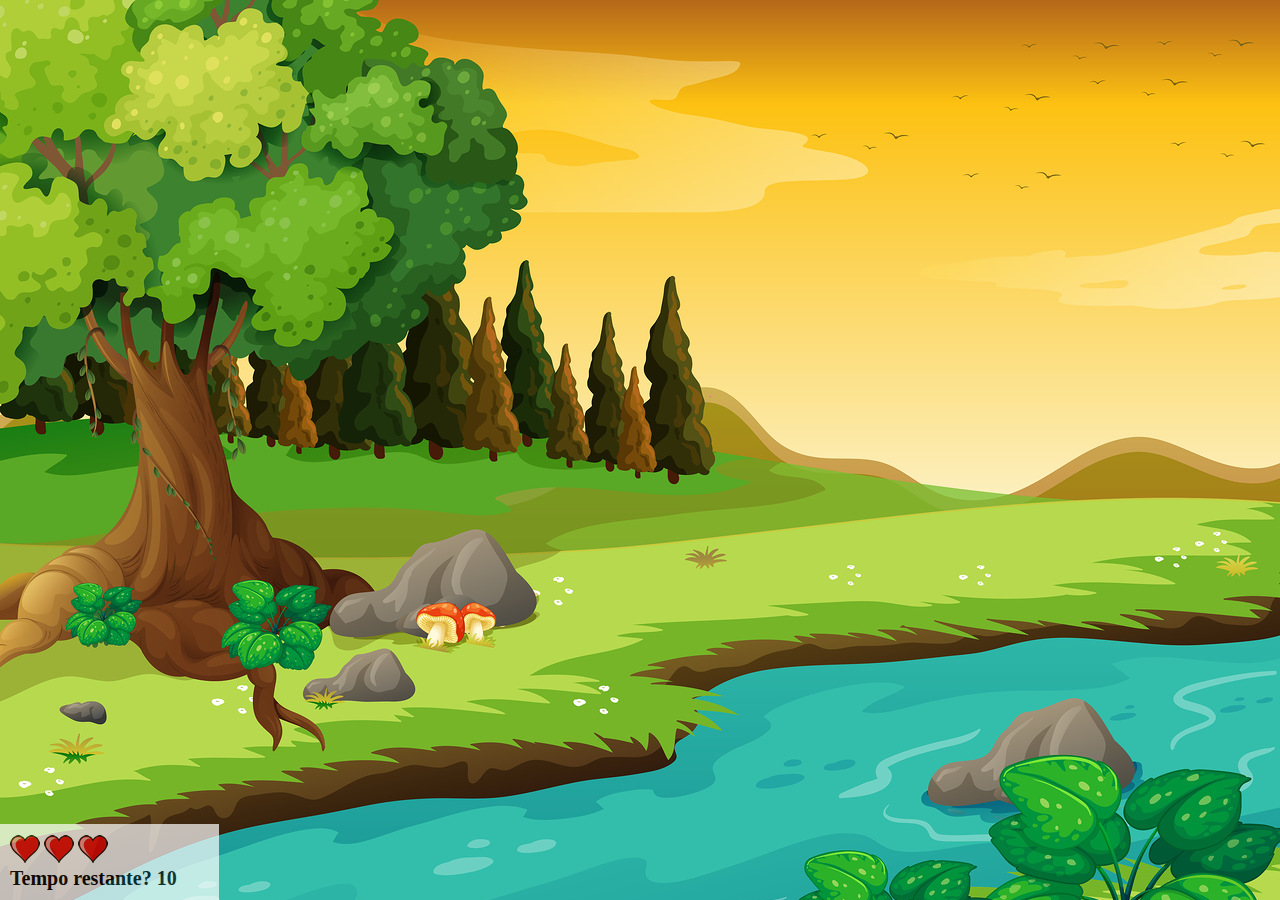
<file: index.html>
<!DOCTYPE html>
<html lang="en">
<head>
    <meta charset="UTF-8">
    <meta http-equiv="X-UA-Compatible" content="IE=edge">
    <meta name="viewport" content="width=device-width, initial-scale=1.0">
    <title>Document</title>
    <script src="main.js"></script>
    <link rel="stylesheet" href="estilo.css">

</head>
<body onresize="ajustaTamanhoTela()">

    <div class="painel">
        <div class="vidas">
            <img id="v1" src="imagens/coracao_cheio.png" >
            <img id="v2" src="imagens/coracao_cheio.png" >
            <img id="v3" src="imagens/coracao_cheio.png" >
        </div>
        <div class="cronometro">
            Tempo restante? <span id="cronometro"></span>
        </div>
    </div>

    <script>

        document.getElementById('cronometro').innerHTML = tempo

        var criaMosquito = setInterval(function() {
            posicaoRandomica()
        }, criaMosquitoTempo)
    </script>

</body>
</html>
</file>
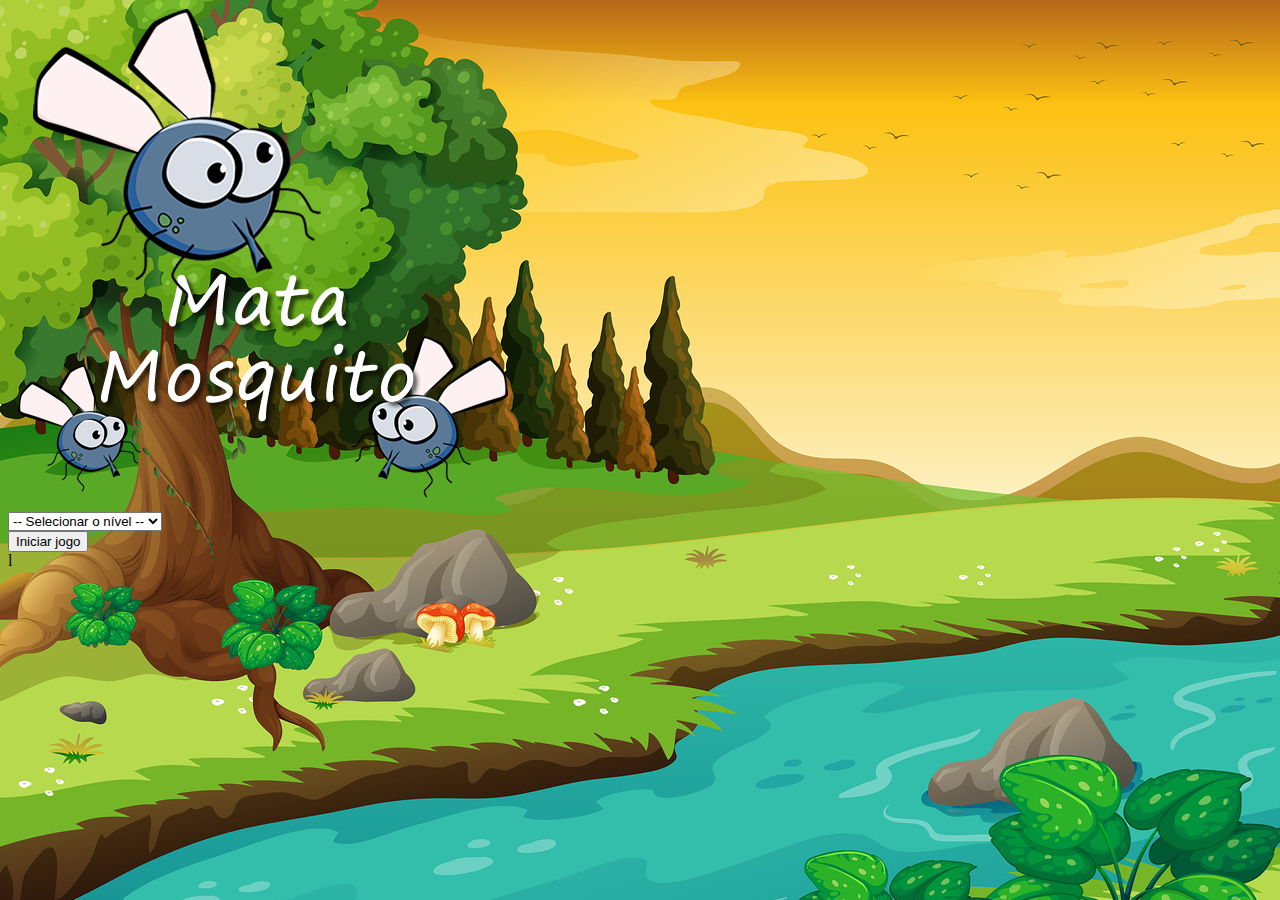
<file: app.html>
<!DOCTYPE html>
<html lang="en">
<head>
    <meta charset="UTF-8">
    <meta http-equiv="X-UA-Compatible" content="IE=edge">
    <meta name="viewport" content="width=device-width, initial-scale=1.0">
    <title>Document</title>
    <link href="https://cdn.jsdelivr.net/npm/bootstrap@5.0.2/dist/css/bootstrap.min.css" rel="stylesheet" integrity="sha384-EVSTQN3/azprG1Anm3QDgpJLIm9Nao0Yz1ztcQTwFspd3yD65VohhpuuCOmLASjC" crossorigin="anonymous">
    <link rel="stylesheet" href="estilo.css">

    <script>

        function iniciarJogo(){
            var nivel =document.getElementById('nivel').value

            if(nivel === '') {
                alert('Selecione um nivel para iniciar o jogo')
                return false
            }

            window.location.href = "index.html?" + nivel
        }

    </script>

</head>
<body>

    <div class="container">

        <div class="row">
            <div class="col">
                <div class="d-flex justify-content-center">
                    <img src="imagens/game.png" alt="">
                </div>
            </div>
        </div>

        <div class="row">
            <div class="col">
                <div class="d-flex justify-content-center">
                    <div class="mb-2">
                        <select id="nivel" class="farm-control" name="" id="">
                            <option value=""> -- Selecionar o nível --</option>
                            <option value="normal">Normal</option>
                            <option value="medio">Médio</option>
                            <option value="dificil">Difícil</option>
                        </select>
                    </div>
                </div>
            </div>
        </div>

        <div class="row">
            <div class="col">
                <div class="d-flex justify-content-center">
                    <button type="button" class="btn btn-danger btn-lg" onclick="iniciarJogo()">Iniciar jogo</button>
                </div>
            </div>
        </div>

    </div>
    
</body>
</html>l
</file>
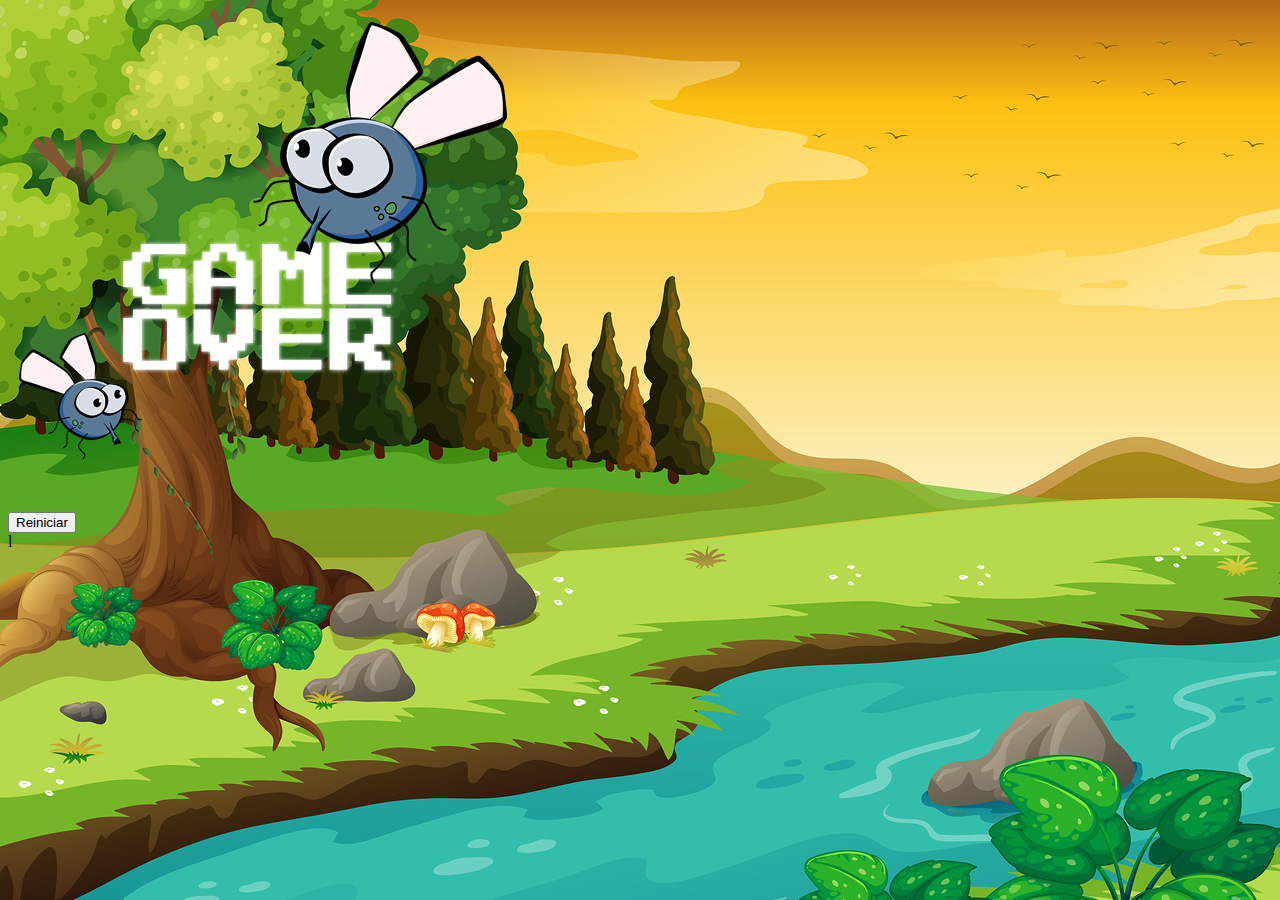
<file: game_over.html>
<!DOCTYPE html>
<html lang="en">
<head>
    <meta charset="UTF-8">
    <meta http-equiv="X-UA-Compatible" content="IE=edge">
    <meta name="viewport" content="width=device-width, initial-scale=1.0">
    <title>Document</title>
    <link href="https://cdn.jsdelivr.net/npm/bootstrap@5.0.2/dist/css/bootstrap.min.css" rel="stylesheet" integrity="sha384-EVSTQN3/azprG1Anm3QDgpJLIm9Nao0Yz1ztcQTwFspd3yD65VohhpuuCOmLASjC" crossorigin="anonymous">
    <link rel="stylesheet" href="estilo.css">
</head>
<body>

    <div class="container">

        <div class="row">
            <div class="col">
                <div class="d-flex justify-content-center">
                    <img src="imagens/game_over.png" alt="">
                </div>
            </div>
        </div>

        <div class="row">
            <div class="col">
                <div class="d-flex justify-content-center">
                    <button type="button" class="btn btn-dark btn-lg" onclick="window.location.href='app.html'">Reiniciar</button>
                </div>
            </div>
        </div>

    </div>
    
</body>
</html>l
</file>
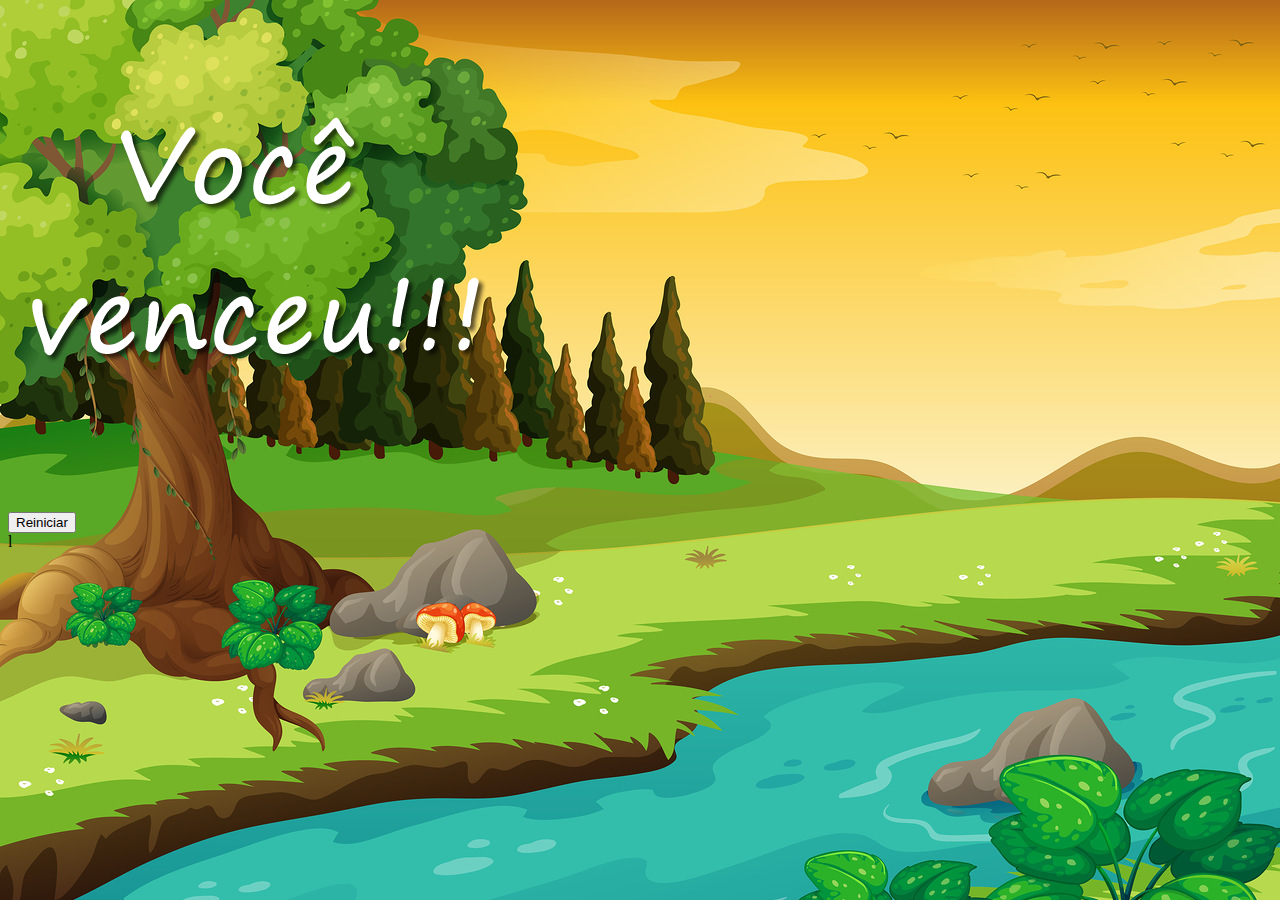
<file: vitoria.html>
<!DOCTYPE html>
<html lang="en">
<head>
    <meta charset="UTF-8">
    <meta http-equiv="X-UA-Compatible" content="IE=edge">
    <meta name="viewport" content="width=device-width, initial-scale=1.0">
    <title>Document</title>
    <link href="https://cdn.jsdelivr.net/npm/bootstrap@5.0.2/dist/css/bootstrap.min.css" rel="stylesheet" integrity="sha384-EVSTQN3/azprG1Anm3QDgpJLIm9Nao0Yz1ztcQTwFspd3yD65VohhpuuCOmLASjC" crossorigin="anonymous">
    <link rel="stylesheet" href="estilo.css">
</head>
<body>

    <div class="container">

        <div class="row">
            <div class="col">
                <div class="d-flex justify-content-center">
                    <img src="imagens/vitoria.png" alt="">
                </div>
            </div>
        </div>

        <div class="row">
            <div class="col">
                <div class="d-flex justify-content-center">
                    <button type="button" class="btn btn-dark btn-lg" onclick="window.location.href='app.html'">Reiniciar</button>
                </div>
            </div>
        </div>

    </div>
    
</body>
</html>l
</file>
<file: estilo.css>
html {
    cursor: url(imagens/mata_mosca.png) 30 30, auto;
}

body {
    background-image: url(imagens/bg.jpg);
    background-repeat: no-repeat;
    background-size: 100%;
}

.mosquito1 {
    width: 50px;
    height: 50px;
}

.mosquito2 {
    width: 70px;
    height: 70px;
}

.mosquito3 {
    width: 90px;
    height: 90px;
}

.ladoA{
    transform: scaleX(1);
}

.ladoB{
    transform: scaleX(-1);
}

.painel{
    position: absolute;
    width: 199px;
    padding: 10px;
    bottom: 0px;
    left: 0px;
    border-top: solid 1px #fff;
    background-color: #fff;
    opacity: 0.7;
}

.vidas {
    float: left;
}

.cronometro {
    float: left;
    font-size: 20px;
    font-weight: bolder;
}
</file>
